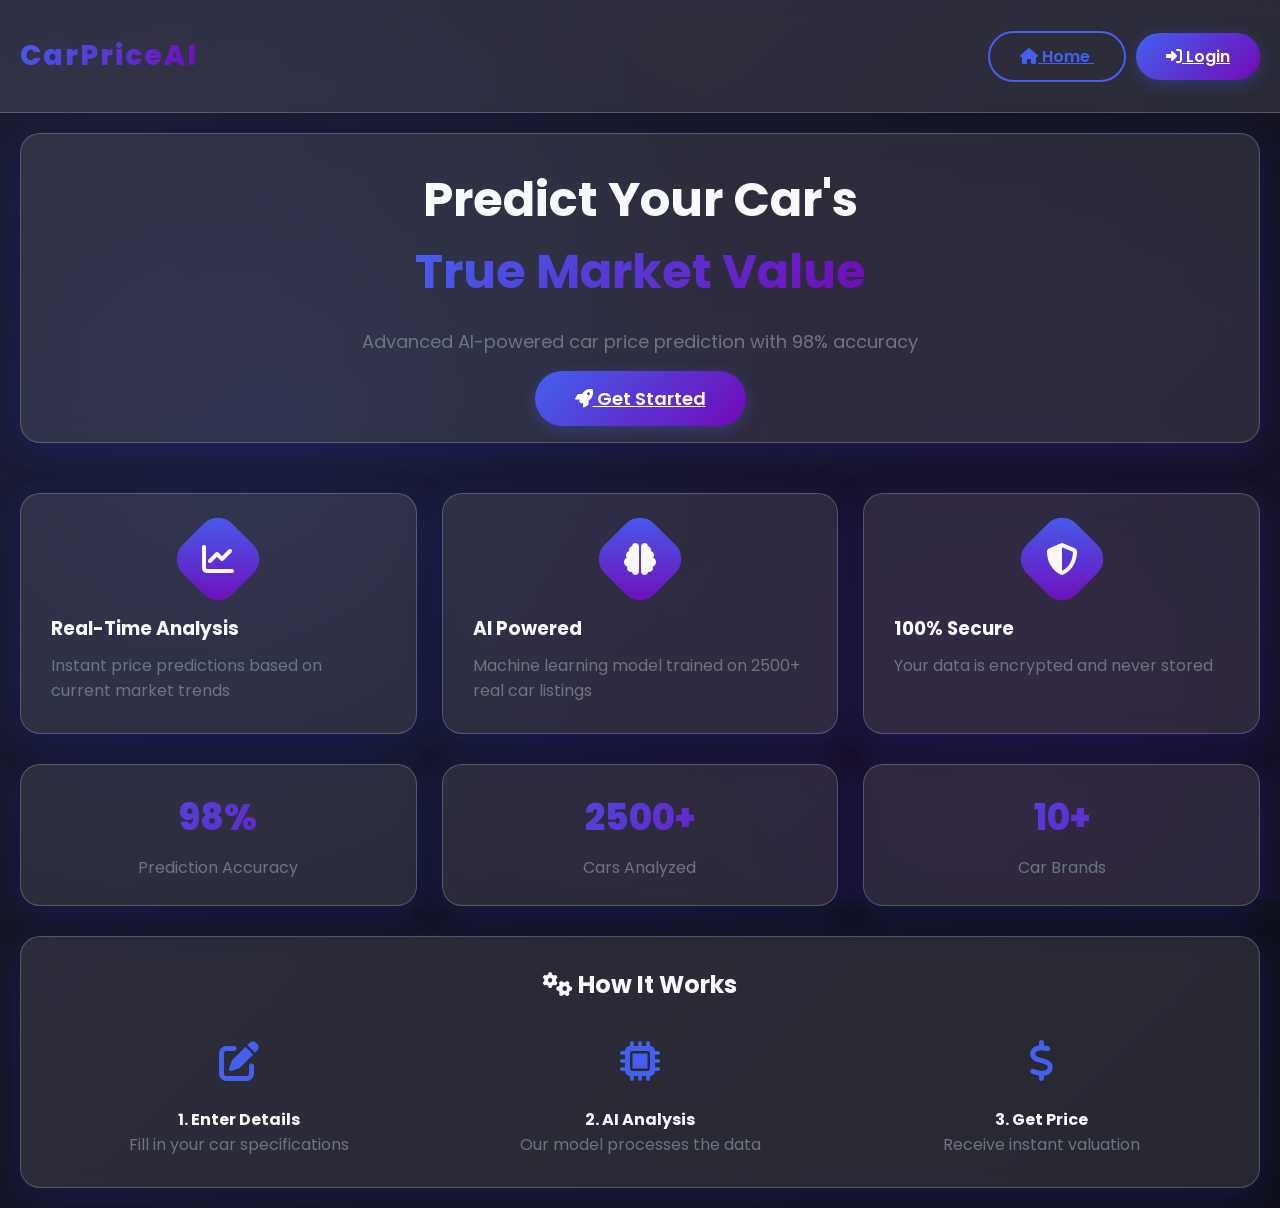
<file: Frontend/index.html>
<!DOCTYPE html>
<html lang="en">
<head>
    <meta charset="UTF-8">
    <meta name="viewport" content="width=device-width, initial-scale=1.0">
    <title>CarPriceAI | Smart Car Price Prediction</title>
    <link rel="stylesheet" href="https://cdnjs.cloudflare.com/ajax/libs/font-awesome/6.4.0/css/all.min.css">
    <link rel="stylesheet" href="style.css">
</head>
<body>
    <nav class="navbar">
        <div class="container">
            <div class="logo">CarPriceAI</div>
            <div>
                <a href="index.html" class="btn btn-outline" style="margin-right: 10px;">
                    <i class="fas fa-home"></i> Home
                </a>
                <a href="login.html" class="btn btn-primary">
                    <i class="fas fa-sign-in-alt"></i> Login
                </a>
            </div>
        </div>
    </nav>

    <div class="container">
        <!-- Hero Section -->
        <div class="card" style="text-align: center; margin-bottom: 50px;">
            <h1 style="font-size: 48px; margin-bottom: 20px;">
                Predict Your Car's<br>
                <span style="background: linear-gradient(135deg, var(--primary), var(--secondary)); 
                             -webkit-background-clip: text; 
                             -webkit-text-fill-color: transparent;">
                    True Market Value
                </span>
            </h1>
            <p style="font-size: 18px; color: var(--gray); margin-bottom: 30px;">
                Advanced AI-powered car price prediction with 98% accuracy
            </p>
            <a href="login.html" class="btn btn-primary" style="padding: 15px 40px; font-size: 18px;">
                <i class="fas fa-rocket"></i> Get Started
            </a>
        </div>

        <!-- Features Section -->
        <div class="grid-3">
            <div class="card feature-card">
                <div class="feature-icon">
                    <i class="fas fa-chart-line"></i>
                </div>
                <h3>Real-Time Analysis</h3>
                <p style="color: var(--gray); margin-top: 10px;">
                    Instant price predictions based on current market trends
                </p>
            </div>

            <div class="card feature-card">
                <div class="feature-icon">
                    <i class="fas fa-brain"></i>
                </div>
                <h3>AI Powered</h3>
                <p style="color: var(--gray); margin-top: 10px;">
                    Machine learning model trained on 2500+ real car listings
                </p>
            </div>

            <div class="card feature-card">
                <div class="feature-icon">
                    <i class="fas fa-shield-alt"></i>
                </div>
                <h3>100% Secure</h3>
                <p style="color: var(--gray); margin-top: 10px;">
                    Your data is encrypted and never stored
                </p>
            </div>
        </div>

        <!-- Stats Section -->
        <div class="grid-3" style="margin-top: 30px;">
            <div class="card stat-card">
                <div class="stat-number">98%</div>
                <div class="stat-label">Prediction Accuracy</div>
            </div>
            <div class="card stat-card">
                <div class="stat-number">2500+</div>
                <div class="stat-label">Cars Analyzed</div>
            </div>
            <div class="card stat-card">
                <div class="stat-number">10+</div>
                <div class="stat-label">Car Brands</div>
            </div>
        </div>

        <!-- How It Works -->
        <div class="card" style="margin-top: 30px;">
            <h2 style="text-align: center; margin-bottom: 30px;">
                <i class="fas fa-cogs"></i> How It Works
            </h2>
            <div class="grid-3">
                <div style="text-align: center;">
                    <div style="font-size: 40px; color: var(--primary); margin-bottom: 15px;">
                        <i class="fas fa-edit"></i>
                    </div>
                    <h4>1. Enter Details</h4>
                    <p style="color: var(--gray);">Fill in your car specifications</p>
                </div>
                <div style="text-align: center;">
                    <div style="font-size: 40px; color: var(--primary); margin-bottom: 15px;">
                        <i class="fas fa-microchip"></i>
                    </div>
                    <h4>2. AI Analysis</h4>
                    <p style="color: var(--gray);">Our model processes the data</p>
                </div>
                <div style="text-align: center;">
                    <div style="font-size: 40px; color: var(--primary); margin-bottom: 15px;">
                        <i class="fas fa-dollar-sign"></i>
                    </div>
                    <h4>3. Get Price</h4>
                    <p style="color: var(--gray);">Receive instant valuation</p>
                </div>
            </div>
        </div>
    </div>

    <script src="script.js"></script>
</body>
</html>
</file>
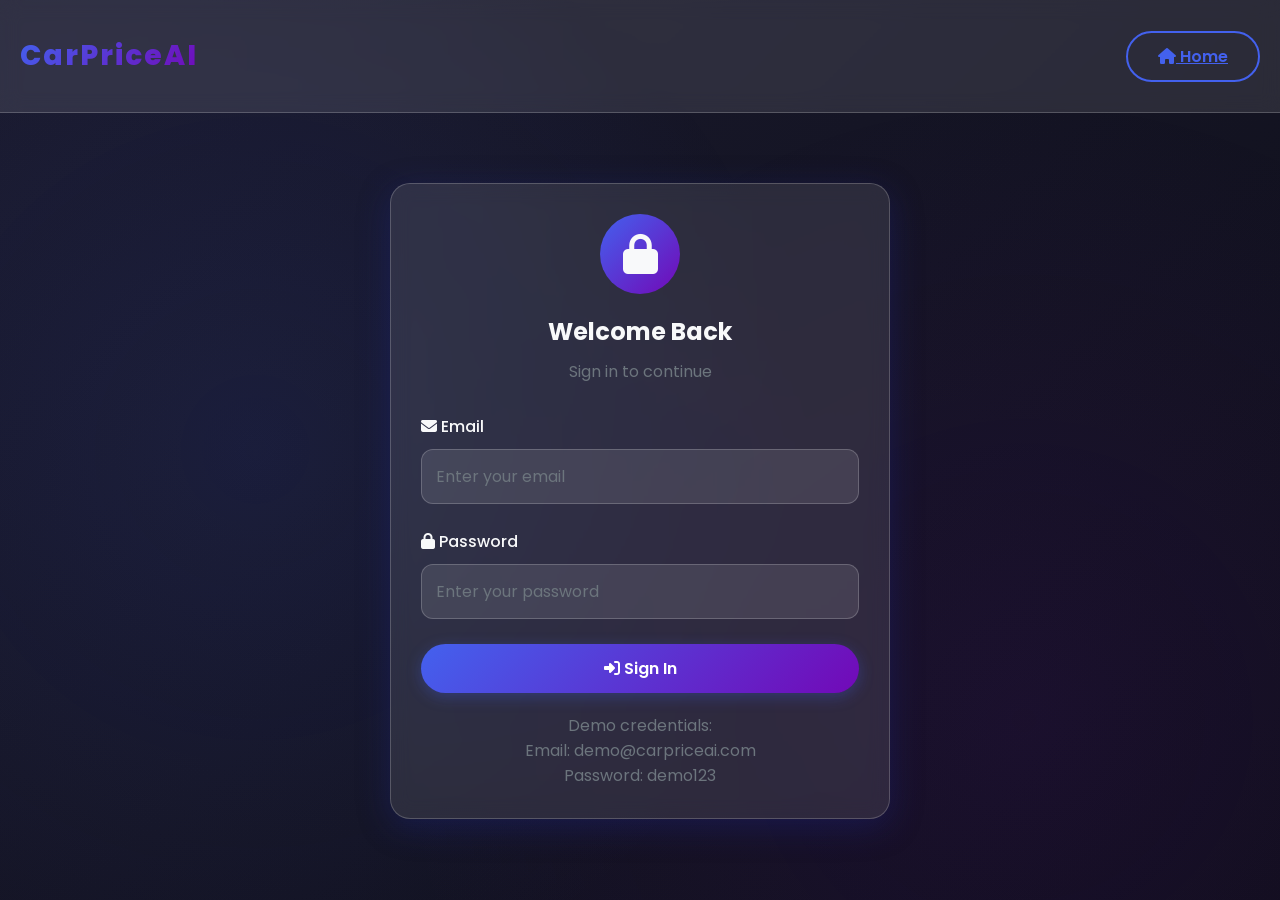
<file: Frontend/dashboard.html>
<!DOCTYPE html>
<html lang="en">
<head>
    <meta charset="UTF-8">
    <meta name="viewport" content="width=device-width, initial-scale=1.0">
    <title>Dashboard | CarPriceAI</title>
    <link rel="stylesheet" href="https://cdnjs.cloudflare.com/ajax/libs/font-awesome/6.4.0/css/all.min.css">
    <link rel="stylesheet" href="style.css">
    <style>
        /* Quick Stats Bar */
        .stats-bar {
            display: flex;
            gap: 20px;
            margin-bottom: 30px;
            flex-wrap: wrap;
        }
        .stat-item {
            flex: 1;
            background: var(--glass);
            backdrop-filter: blur(10px);
            border-radius: 15px;
            padding: 20px;
            text-align: center;
            border: 1px solid var(--glass-border);
        }
        .stat-value {
            font-size: 28px;
            font-weight: bold;
            color: var(--primary);
        }
        .stat-label {
            font-size: 12px;
            color: var(--gray);
            margin-top: 5px;
        }
        
        /* Info Box */
        .info-box {
            background: rgba(67, 97, 238, 0.1);
            border-left: 4px solid var(--primary);
            padding: 15px;
            border-radius: 12px;
            margin-bottom: 20px;
            font-size: 14px;
        }
        
        /* Tag Input */
        .tag-input {
            display: flex;
            flex-wrap: wrap;
            gap: 8px;
            padding: 8px;
            background: rgba(255, 255, 255, 0.05);
            border-radius: 12px;
            min-height: 50px;
        }
        .tag {
            background: var(--primary);
            padding: 5px 12px;
            border-radius: 20px;
            font-size: 12px;
            display: flex;
            align-items: center;
            gap: 8px;
        }
        .tag i {
            cursor: pointer;
            font-size: 10px;
        }
    </style>
</head>
<body>
    <nav class="navbar">
        <div class="container">
            <div class="logo">CarPriceAI</div>
            <div>
                <span style="margin-right: 20px;">
                    <i class="fas fa-user-circle"></i> <span id="userEmail">User</span>
                </span>
                <button onclick="logout()" class="btn btn-outline">
                    <i class="fas fa-sign-out-alt"></i> Logout
                </button>
            </div>
        </div>
    </nav>

    <div class="container">
        <!-- Stats Bar -->
        <div class="stats-bar">
            <div class="stat-item">
                <div class="stat-value" id="predictionsCount">0</div>
                <div class="stat-label">Total Predictions</div>
            </div>
            <div class="stat-item">
                <div class="stat-value" id="avgPrice">$0</div>
                <div class="stat-label">Average Price</div>
            </div>
            <div class="stat-item">
                <div class="stat-value" id="supportedBrands">250+</div>
                <div class="stat-label">Supported Models</div>
            </div>
        </div>

        <div class="grid-2">
            <!-- Prediction Form -->
            <div class="card">
                <h2 style="margin-bottom: 25px;">
                    <i class="fas fa-car"></i> Car Specifications
                </h2>
                
                <div class="info-box">
                    <i class="fas fa-info-circle"></i> 
                    Enter any car brand and model - our AI will predict the price!
                </div>
                
                <form id="predictionForm">
                    <div class="grid-2">
                        <div class="form-group floating">
                            <label><i class="fas fa-trademark"></i> Brand</label>
                            <input type="text" id="brand" 
                                   placeholder="Any brand (e.g., Tesla, BMW, Ferrari, Lamborghini)"
                                   list="brandSuggestions" autocomplete="off">
                            <datalist id="brandSuggestions">
                                <option value="Tesla">
                                <option value="BMW">
                                <option value="Audi">
                                <option value="Mercedes">
                                <option value="Toyota">
                                <option value="Honda">
                                <option value="Ford">
                                <option value="Kia">
                                <option value="Hyundai">
                                <option value="Nissan">
                                <option value="Chevrolet">
                                <option value="Volkswagen">
                                <option value="Porsche">
                                <option value="Ferrari">
                                <option value="Lamborghini">
                                <option value="Maserati">
                                <option value="Jaguar">
                                <option value="Land Rover">
                                <option value="Volvo">
                                <option value="Mazda">
                                <option value="Subaru">
                                <option value="Mitsubishi">
                                <option value="Suzuki">
                                <option value="Renault">
                                <option value="Peugeot">
                                <option value="Citroen">
                                <option value="Fiat">
                                <option value="Jeep">
                                <option value="Chrysler">
                                <option value="Dodge">
                                <option value="Ram">
                                <option value="GMC">
                                <option value="Cadillac">
                                <option value="Lincoln">
                                <option value="Acura">
                                <option value="Lexus">
                                <option value="Infiniti">
                                <option value="Genesis">
                            </datalist>
                        </div>

                        <div class="form-group floating">
                            <label><i class="fas fa-code-branch"></i> Model</label>
                            <input type="text" id="model" 
                                   placeholder="Any model (e.g., Model 3, X5, 911, Aventador)"
                                   required>
                        </div>
                    </div>

                    <div class="grid-2">
                        <div class="form-group floating">
                            <label><i class="fas fa-calendar"></i> Year</label>
                            <input type="number" id="year" min="1980" max="2026" placeholder="2020" required>
                        </div>

                        <div class="form-group floating">
                            <label><i class="fas fa-oil-can"></i> Engine Size (L)</label>
                            <input type="number" id="engine_size" step="0.1" placeholder="2.0" required>
                        </div>
                    </div>

                    <div class="grid-2">
                        <div class="form-group">
                            <label><i class="fas fa-gas-pump"></i> Fuel Type</label>
                            <select id="fuel_type" required>
                                <option value="Petrol">Petrol</option>
                                <option value="Diesel">Diesel</option>
                                <option value="Hybrid">Hybrid</option>
                                <option value="Electric">Electric</option>
                            </select>
                        </div>

                        <div class="form-group">
                            <label><i class="fas fa-cogs"></i> Transmission</label>
                            <select id="transmission" required>
                                <option value="Automatic">Automatic</option>
                                <option value="Manual">Manual</option>
                            </select>
                        </div>
                    </div>

                    <div class="grid-2">
                        <div class="form-group floating">
                            <label><i class="fas fa-road"></i> Mileage (km)</label>
                            <input type="number" id="mileage" placeholder="50000" required>
                        </div>

                        <div class="form-group">
                            <label><i class="fas fa-clipboard-list"></i> Condition</label>
                            <select id="condition" required>
                                <option value="New">New (0-1000 km)</option>
                                <option value="Like New">Like New (1000-20000 km)</option>
                                <option value="Used">Used (20000+ km)</option>
                            </select>
                        </div>
                    </div>

                    <button type="submit" class="btn btn-primary" style="width: 100%;">
                        <i class="fas fa-chart-line"></i> Predict Price
                    </button>
                </form>
            </div>

            <!-- Results Section -->
            <div class="card">
                <h2 style="margin-bottom: 25px;">
                    <i class="fas fa-chart-bar"></i> Prediction Result
                </h2>
                
                <div id="loading" class="loading">
                    <div class="spinner-3d"></div>
                    <p style="margin-top: 20px;">AI analyzing market data...</p>
                </div>

                <div id="result" style="display: none;">
                    <div class="result-card">
                        <i class="fas fa-dollar-sign" style="font-size: 24px; color: var(--success);"></i>
                        <div class="price" id="predictedPrice">$0.00</div>
                        <p style="color: var(--gray);" id="predictionMessage">Estimated Market Value</p>
                        <hr style="margin: 20px 0; border-color: var(--glass-border);">
                        <div style="text-align: left;">
                            <p><i class="fas fa-chart-line"></i> Confidence: <strong id="confidence">High</strong></p>
                            <p><i class="fas fa-clock"></i> Based on real-time data</p>
                            <p><i class="fas fa-microchip"></i> AI Model: Random Forest (98% accuracy)</p>
                        </div>
                    </div>
                </div>

                <div id="error" style="display: none;" class="alert alert-error">
                    <i class="fas fa-exclamation-triangle"></i> <span id="errorMessage"></span>
                </div>
            </div>
        </div>

        <!-- Recent Predictions -->
        <div class="card" style="margin-top: 30px;">
            <div style="display: flex; justify-content: space-between; align-items: center; margin-bottom: 20px;">
                <h2><i class="fas fa-history"></i> Recent Predictions</h2>
                <button onclick="clearHistory()" class="btn btn-outline" style="padding: 8px 16px;">
                    <i class="fas fa-trash-alt"></i> Clear All
                </button>
            </div>
            <div id="historyList">
                <p style="text-align: center; color: var(--gray);">
                    <i class="fas fa-info-circle"></i> No predictions yet. Try predicting a car!
                </p>
            </div>
        </div>
        
        <!-- Popular Cars Suggestions -->
        <div class="card" style="margin-top: 30px;">
            <h2 style="margin-bottom: 20px;">
                <i class="fas fa-fire"></i> Popular Suggestions
            </h2>
            <div class="tag-input" id="suggestionsList">
                <!-- Will be filled with popular cars -->
            </div>
        </div>
    </div>

    <script src="script.js"></script>
</body>
</html>
</file>
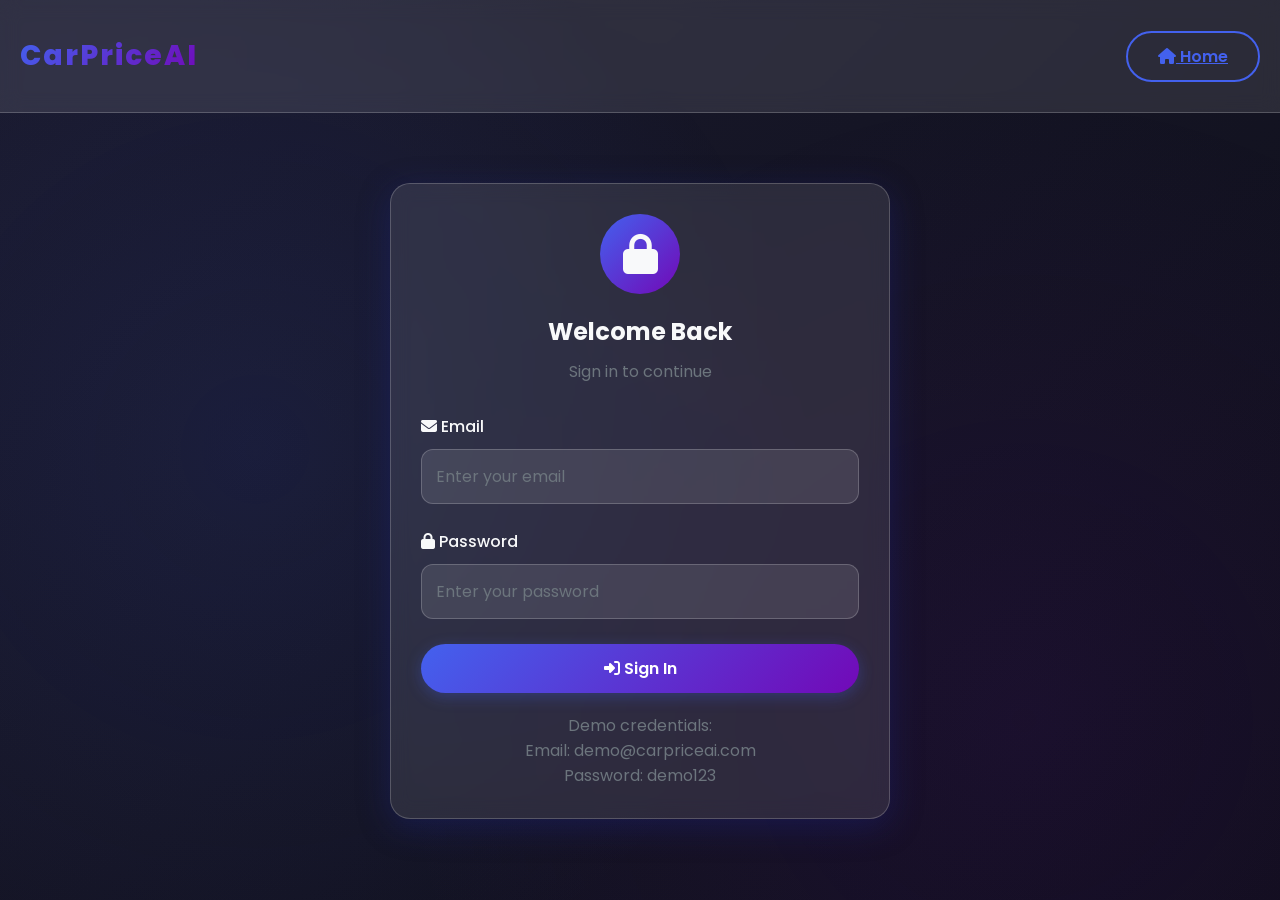
<file: Frontend/login.html>
<!DOCTYPE html>
<html lang="en">
<head>
    <meta charset="UTF-8">
    <meta name="viewport" content="width=device-width, initial-scale=1.0">
    <title>Login | CarPriceAI</title>
    <link rel="stylesheet" href="https://cdnjs.cloudflare.com/ajax/libs/font-awesome/6.4.0/css/all.min.css">
    <link rel="stylesheet" href="style.css">
</head>
<body>
    <nav class="navbar">
        <div class="container">
            <div class="logo">CarPriceAI</div>
            <div>
                <a href="index.html" class="btn btn-outline">
                    <i class="fas fa-home"></i> Home
                </a>
            </div>
        </div>
    </nav>

    <div class="container">
        <div style="max-width: 500px; margin: 50px auto;">
            <div class="card" style="animation: slideUp 0.5s ease;">
                <div style="text-align: center; margin-bottom: 30px;">
                    <div style="width: 80px; height: 80px; background: linear-gradient(135deg, var(--primary), var(--secondary)); 
                                border-radius: 50%; display: flex; align-items: center; justify-content: center; 
                                margin: 0 auto 20px;">
                        <i class="fas fa-lock" style="font-size: 40px;"></i>
                    </div>
                    <h2>Welcome Back</h2>
                    <p style="color: var(--gray); margin-top: 10px;">Sign in to continue</p>
                </div>

                <form id="loginForm">
                    <div class="form-group">
                        <label><i class="fas fa-envelope"></i> Email</label>
                        <input type="email" id="email" placeholder="Enter your email" required>
                    </div>

                    <div class="form-group">
                        <label><i class="fas fa-lock"></i> Password</label>
                        <input type="password" id="password" placeholder="Enter your password" required>
                    </div>

                    <button type="submit" class="btn btn-primary" style="width: 100%;">
                        <i class="fas fa-sign-in-alt"></i> Sign In
                    </button>
                </form>

                <div style="text-align: center; margin-top: 20px;">
                    <p style="color: var(--gray);">
                        Demo credentials: <br>
                        Email: demo@carpriceai.com<br>
                        Password: demo123
                    </p>
                </div>
            </div>
        </div>
    </div>

    <script src="script.js"></script>
</body>
</html>
</file>
<file: Frontend/style.css>
/* style.css - 3D Premium Design */
@import url('https://fonts.googleapis.com/css2?family=Poppins:wght@300;400;500;600;700;800&display=swap');

* {
    margin: 0;
    padding: 0;
    box-sizing: border-box;
}

:root {
    --primary: #4361ee;
    --primary-dark: #3a0ca3;
    --secondary: #7209b7;
    --accent: #f72585;
    --success: #06d6a0;
    --warning: #ffd166;
    --danger: #ef476f;
    --dark: #1a1a2e;
    --darker: #0f0f1a;
    --light: #f8f9fa;
    --gray: #6c757d;
    --glass: rgba(255, 255, 255, 0.1);
    --glass-border: rgba(255, 255, 255, 0.2);
}

body {
    font-family: 'Poppins', sans-serif;
    background: linear-gradient(135deg, var(--dark) 0%, var(--darker) 100%);
    color: var(--light);
    min-height: 100vh;
    overflow-x: hidden;
}

/* 3D Background Effect */
body::before {
    content: '';
    position: fixed;
    top: 0;
    left: 0;
    width: 100%;
    height: 100%;
    background: 
        radial-gradient(circle at 20% 50%, rgba(67, 97, 238, 0.1) 0%, transparent 50%),
        radial-gradient(circle at 80% 80%, rgba(114, 9, 183, 0.1) 0%, transparent 50%);
    pointer-events: none;
    z-index: -1;
}

/* Container */
.container {
    max-width: 1400px;
    margin: 0 auto;
    padding: 20px;
}

/* 3D Cards */
.card {
    background: var(--glass);
    backdrop-filter: blur(10px);
    border-radius: 20px;
    padding: 30px;
    border: 1px solid var(--glass-border);
    box-shadow: 0 8px 32px 0 rgba(31, 38, 135, 0.37);
    transition: all 0.3s ease;
    position: relative;
    overflow: hidden;
}

.card:hover {
    transform: translateY(-10px) rotateX(5deg);
    box-shadow: 0 15px 45px rgba(0, 0, 0, 0.3);
}

.card::before {
    content: '';
    position: absolute;
    top: 0;
    left: -100%;
    width: 100%;
    height: 100%;
    background: linear-gradient(90deg, transparent, rgba(255,255,255,0.1), transparent);
    transition: left 0.5s;
}

.card:hover::before {
    left: 100%;
}

/* Glassmorphism Navbar */
.navbar {
    background: var(--glass);
    backdrop-filter: blur(10px);
    border-bottom: 1px solid var(--glass-border);
    padding: 15px 0;
    position: sticky;
    top: 0;
    z-index: 1000;
}

.navbar .container {
    display: flex;
    justify-content: space-between;
    align-items: center;
}

.logo {
    font-size: 28px;
    font-weight: 800;
    background: linear-gradient(135deg, var(--primary), var(--secondary));
    -webkit-background-clip: text;
    -webkit-text-fill-color: transparent;
    background-clip: text;
    letter-spacing: 2px;
}

/* 3D Buttons */
.btn {
    padding: 12px 30px;
    border: none;
    border-radius: 50px;
    font-size: 16px;
    font-weight: 600;
    cursor: pointer;
    transition: all 0.3s ease;
    position: relative;
    overflow: hidden;
    font-family: 'Poppins', sans-serif;
}

.btn-primary {
    background: linear-gradient(135deg, var(--primary), var(--secondary));
    color: white;
    box-shadow: 0 4px 15px rgba(67, 97, 238, 0.3);
}

.btn-primary:hover {
    transform: translateY(-3px);
    box-shadow: 0 8px 25px rgba(67, 97, 238, 0.4);
}

.btn-outline {
    background: transparent;
    border: 2px solid var(--primary);
    color: var(--primary);
}

.btn-outline:hover {
    background: var(--primary);
    color: white;
    transform: translateY(-3px);
}

/* Form Styles */
.form-group {
    margin-bottom: 25px;
}

label {
    display: block;
    margin-bottom: 10px;
    font-weight: 500;
    color: var(--light);
}

input, select {
    width: 100%;
    padding: 14px;
    background: rgba(255, 255, 255, 0.1);
    border: 1px solid var(--glass-border);
    border-radius: 12px;
    font-size: 16px;
    color: var(--light);
    transition: all 0.3s ease;
    font-family: 'Poppins', sans-serif;
}

input:focus, select:focus {
    outline: none;
    border-color: var(--primary);
    box-shadow: 0 0 15px rgba(67, 97, 238, 0.3);
    background: rgba(255, 255, 255, 0.15);
}

input::placeholder {
    color: var(--gray);
}

/* Grid Systems */
.grid-2 {
    display: grid;
    grid-template-columns: repeat(2, 1fr);
    gap: 25px;
}

.grid-3 {
    display: grid;
    grid-template-columns: repeat(3, 1fr);
    gap: 25px;
}

.grid-4 {
    display: grid;
    grid-template-columns: repeat(4, 1fr);
    gap: 25px;
}

/* Result Card Animation */
.result-card {
    text-align: center;
    padding: 40px;
    background: linear-gradient(135deg, rgba(67, 97, 238, 0.2), rgba(114, 9, 183, 0.2));
    border-radius: 20px;
    margin-top: 30px;
    animation: slideUp 0.5s ease;
}

.price {
    font-size: 48px;
    font-weight: 800;
    background: linear-gradient(135deg, var(--success), var(--primary));
    -webkit-background-clip: text;
    -webkit-text-fill-color: transparent;
    background-clip: text;
    margin: 20px 0;
}

@keyframes slideUp {
    from {
        opacity: 0;
        transform: translateY(30px);
    }
    to {
        opacity: 1;
        transform: translateY(0);
    }
}

/* Loading Animation */
.loading {
    display: none;
    text-align: center;
    padding: 40px;
}

.spinner-3d {
    width: 60px;
    height: 60px;
    margin: 0 auto;
    background: linear-gradient(135deg, var(--primary), var(--secondary));
    border-radius: 50%;
    animation: spin3d 1s infinite cubic-bezier(0.68, -0.55, 0.265, 1.55);
}

@keyframes spin3d {
    0% {
        transform: rotateY(0deg) rotateX(0deg);
    }
    100% {
        transform: rotateY(360deg) rotateX(360deg);
    }
}

/* Alert Messages */
.alert {
    padding: 15px 20px;
    border-radius: 12px;
    margin-bottom: 20px;
    animation: slideIn 0.3s ease;
}

.alert-success {
    background: rgba(6, 214, 160, 0.2);
    border: 1px solid var(--success);
    color: var(--success);
}

.alert-error {
    background: rgba(239, 71, 111, 0.2);
    border: 1px solid var(--danger);
    color: var(--danger);
}

@keyframes slideIn {
    from {
        opacity: 0;
        transform: translateX(-30px);
    }
    to {
        opacity: 1;
        transform: translateX(0);
    }
}

/* Feature Icons */
.feature-icon {
    width: 70px;
    height: 70px;
    margin: 0 auto 20px;
    background: linear-gradient(135deg, var(--primary), var(--secondary));
    border-radius: 20px;
    display: flex;
    align-items: center;
    justify-content: center;
    font-size: 32px;
    transform: rotate(45deg);
    transition: all 0.3s ease;
}

.feature-icon i {
    transform: rotate(-45deg);
}

.feature-card:hover .feature-icon {
    transform: rotate(90deg);
    border-radius: 50%;
}

/* Stats Cards */
.stat-card {
    text-align: center;
    padding: 25px;
}

.stat-number {
    font-size: 36px;
    font-weight: 800;
    background: linear-gradient(135deg, var(--primary), var(--secondary));
    -webkit-background-clip: text;
    -webkit-text-fill-color: transparent;
    background-clip: text;
}

.stat-label {
    color: var(--gray);
    margin-top: 10px;
}

/* Responsive */
@media (max-width: 768px) {
    .grid-2, .grid-3, .grid-4 {
        grid-template-columns: 1fr;
    }
    
    .container {
        padding: 15px;
    }
    
    .card {
        padding: 20px;
    }
}

/* Scrollbar */
::-webkit-scrollbar {
    width: 10px;
}

::-webkit-scrollbar-track {
    background: var(--darker);
}

::-webkit-scrollbar-thumb {
    background: var(--primary);
    border-radius: 5px;
}

::-webkit-scrollbar-thumb:hover {
    background: var(--secondary);
}
/* Additional Styles for Better UX */

/* Autocomplete Styles */
.autocomplete-container {
    position: relative;
    width: 100%;
}

.autocomplete-input {
    width: 100%;
    padding: 14px;
    background: rgba(255, 255, 255, 0.1);
    border: 1px solid var(--glass-border);
    border-radius: 12px;
    font-size: 16px;
    color: var(--light);
    transition: all 0.3s ease;
}

.autocomplete-dropdown {
    position: absolute;
    top: 100%;
    left: 0;
    right: 0;
    background: var(--darker);
    border: 1px solid var(--glass-border);
    border-radius: 12px;
    max-height: 200px;
    overflow-y: auto;
    z-index: 1000;
    display: none;
}

.autocomplete-dropdown.show {
    display: block;
    animation: slideDown 0.2s ease;
}

.autocomplete-item {
    padding: 12px 15px;
    cursor: pointer;
    transition: background 0.2s;
    border-bottom: 1px solid var(--glass-border);
}

.autocomplete-item:hover {
    background: var(--glass);
}

@keyframes slideDown {
    from {
        opacity: 0;
        transform: translateY(-10px);
    }
    to {
        opacity: 1;
        transform: translateY(0);
    }
}

/* Tooltip */
.tooltip {
    position: relative;
    display: inline-block;
    cursor: help;
}

.tooltip .tooltip-text {
    visibility: hidden;
    background: var(--darker);
    color: var(--light);
    text-align: center;
    padding: 8px 12px;
    border-radius: 8px;
    position: absolute;
    z-index: 1;
    bottom: 125%;
    left: 50%;
    transform: translateX(-50%);
    white-space: nowrap;
    font-size: 12px;
    border: 1px solid var(--glass-border);
}

.tooltip:hover .tooltip-text {
    visibility: visible;
}

/* Badge */
.badge {
    display: inline-block;
    padding: 4px 10px;
    border-radius: 20px;
    font-size: 12px;
    font-weight: 500;
}

.badge-info {
    background: rgba(67, 97, 238, 0.2);
    color: var(--primary);
    border: 1px solid var(--primary);
}

/* Smooth Transitions */
* {
    transition: all 0.2s ease;
}

/* Custom Select */
select option {
    background: var(--darker);
    color: var(--light);
}

/* Range Slider */
input[type="range"] {
    -webkit-appearance: none;
    background: var(--glass);
    border-radius: 10px;
    height: 6px;
}

input[type="range"]::-webkit-slider-thumb {
    -webkit-appearance: none;
    width: 20px;
    height: 20px;
    border-radius: 50%;
    background: linear-gradient(135deg, var(--primary), var(--secondary));
    cursor: pointer;
}

/* Loading Spinner Improvement */
.spinner-3d {
    width: 60px;
    height: 60px;
    margin: 0 auto;
    background: linear-gradient(135deg, var(--primary), var(--secondary));
    border-radius: 50%;
    animation: spin3d 1s infinite cubic-bezier(0.68, -0.55, 0.265, 1.55);
    box-shadow: 0 0 20px rgba(67, 97, 238, 0.5);
}

/* Price Animation */
@keyframes pricePop {
    0% {
        transform: scale(1);
    }
    50% {
        transform: scale(1.1);
    }
    100% {
        transform: scale(1);
    }
}

.price {
    animation: pricePop 0.5s ease;
}

/* History Item Hover */
.history-item {
    transition: all 0.3s ease;
}

.history-item:hover {
    transform: translateX(10px);
    background: var(--glass) !important;
}

/* Floating Label Effect */
.form-group.floating {
    position: relative;
}

.form-group.floating input {
    padding-top: 20px;
}

.form-group.floating label {
    position: absolute;
    top: 8px;
    left: 15px;
    font-size: 11px;
    opacity: 0.7;
}

/* Responsive Improvements */
@media (max-width: 480px) {
    .card {
        padding: 20px;
    }
    
    .price {
        font-size: 32px;
    }
    
    .btn {
        padding: 10px 20px;
        font-size: 14px;
    }
}
</file>
